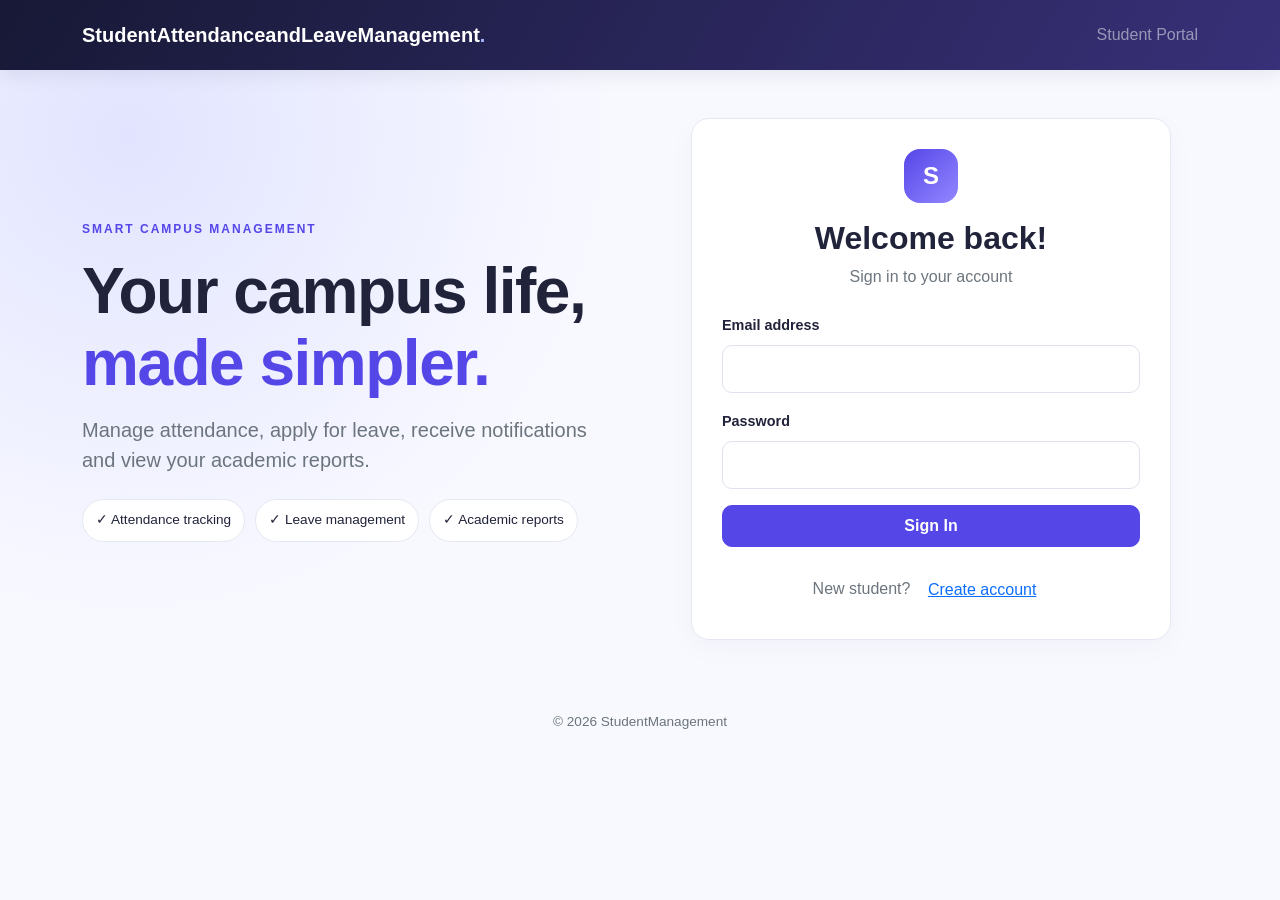
<file: public/index.html>
<!DOCTYPE html>
<html lang="en">
<head>
<meta charset="UTF-8">
<meta name="viewport" content="width=device-width, initial-scale=1">
<title>StudentManagement | Login</title>
<link href="https://cdn.jsdelivr.net/npm/bootstrap@5.3.3/dist/css/bootstrap.min.css" rel="stylesheet">
<link href="css/style.css" rel="stylesheet">
</head>
<body class="login-page">
<nav class="navbar navbar-dark main-nav">
  <div class="container">
    <a class="navbar-brand fw-bold" href="/">StudentAttendanceandLeaveManagement<span>.</span></a>
    <span class="text-white-50">Student Portal</span>
  </div>
</nav>

<main class="container py-5">
<div class="row align-items-center g-5">
  <div class="col-lg-6">
    <span class="eyebrow">SMART CAMPUS MANAGEMENT</span>
    <h1 class="hero-title mt-3">Your campus life,<br><span>made simpler.</span></h1>
    <p class="lead text-secondary mt-3">Manage attendance, apply for leave, receive notifications and view your academic reports.</p>
    <div class="feature-pills mt-4">
      <span>✓ Attendance tracking</span>
      <span>✓ Leave management</span>
      <span>✓ Academic reports</span>
    </div>
  </div>

  <div class="col-lg-6">
    <div class="auth-card mx-auto">
      <div class="text-center mb-4">
        <div class="brand-icon mx-auto mb-3">S</div>
        <h2 id="formTitle" class="fw-bold">Welcome back!</h2>
        <p id="formSubtitle" class="text-secondary">Sign in to your account</p>
      </div>
      <div id="message" class="alert d-none"></div>

      <form id="loginForm">
        <label class="form-label">Email address</label>
        <input class="form-control mb-3" type="email" name="email" required>
        <label class="form-label">Password</label>
        <input class="form-control mb-3" type="password" name="password" required>
        <button class="btn btn-primary w-100 py-2">Sign In</button>
      </form>

      <form id="registerForm" class="d-none">
        <label class="form-label">Full name</label>
        <input class="form-control mb-3" name="name" required maxlength="100">
        <label class="form-label">Email address</label>
        <input class="form-control mb-3" type="email" name="email" required>
        <label class="form-label">Register number</label>
        <input class="form-control mb-3" name="registerNo">
        <label class="form-label">Department</label>
        <input class="form-control mb-3" name="department">
        <label class="form-label">Password (minimum 8 characters)</label>
        <input class="form-control mb-3" type="password" name="password" minlength="8" required>
        <button class="btn btn-primary w-100 py-2">Create Student Account</button>
      </form>

      <div class="text-center mt-4">
        <span id="switchText" class="text-secondary">New student?</span>
        <button id="switchForm" class="btn btn-link" type="button">Create account</button>
      </div>
    </div>
  </div>
</div>
</main>
<footer class="text-center py-4 text-secondary">© 2026 StudentManagement</footer>
<script src="https://code.jquery.com/jquery-3.7.1.min.js"></script>
<script src="js/main.js"></script>
</body>
</html>
</file>
<file: public/css/style.css>
:root {
  --primary: #5546e8;
  --dark: #171936;
  --bg: #f5f6fc;
  --border: #e6e8f1;
  --muted: #737b92;
}
* { box-sizing: border-box; }
body {
  margin: 0;
  font-family: "Segoe UI", Arial, sans-serif;
  background: var(--bg);
  color: #20233a;
  min-height: 100vh;
}
.main-nav {
  background: linear-gradient(120deg, #171936, #383078);
  padding: 15px 0;
  box-shadow: 0 4px 20px #17193615;
}
.navbar-brand { font-size: 1.25rem; }
.navbar-brand span { color: #a5b4fc; }
.nav-link {
  color: #e8e8ff !important;
  padding: 9px 12px !important;
  border-radius: 8px;
}
.nav-link:hover, .nav-link.active {
  color: white !important;
  background: #ffffff1c;
}
.login-page {
  background: radial-gradient(circle at 10% 15%, #e2e4ff, transparent 35%), #f8f9ff;
}
.eyebrow {
  color: var(--primary);
  font-size: .75rem;
  font-weight: 800;
  letter-spacing: 2px;
}
.hero-title {
  font-size: clamp(2.4rem, 5vw, 4rem);
  line-height: 1.12;
  font-weight: 800;
  letter-spacing: -1.5px;
}
.hero-title span { color: var(--primary); }
.feature-pills { display: flex; flex-wrap: wrap; gap: 10px; }
.feature-pills span {
  background: white;
  border: 1px solid var(--border);
  border-radius: 30px;
  padding: 10px 13px;
  font-size: .85rem;
}
.auth-card, .content-card, .stat-card {
  background: white;
  border: 1px solid var(--border);
  border-radius: 18px;
  box-shadow: 0 8px 28px #20204a08;
}
.auth-card { max-width: 480px; padding: 30px; }
.brand-icon {
  display: grid;
  place-items: center;
  width: 54px;
  height: 54px;
  border-radius: 16px;
  background: linear-gradient(135deg, #5546e8, #9387ff);
  color: white;
  font-size: 1.5rem;
  font-weight: 800;
}
.form-label { font-size: .9rem; font-weight: 600; }
.form-control, .form-select {
  padding: 11px 13px;
  border: 1px solid #dfe2ee;
  border-radius: 10px;
}
.form-control:focus, .form-select:focus {
  border-color: var(--primary);
  box-shadow: 0 0 0 .2rem #5546e81c;
}
.btn-primary {
  background: var(--primary);
  border-color: var(--primary);
  border-radius: 10px;
  font-weight: 600;
}
.btn-primary:hover { background: #4033c5; border-color: #4033c5; }
.page-title { font-weight: 800; letter-spacing: -1px; }
.page-subtitle { color: var(--muted); }
.content-card { padding: 23px; margin-bottom: 24px; min-width: 0; }
.stat-card {
  padding: 21px;
  height: 100%;
  transition: transform .2s;
}
.stat-card:hover { transform: translateY(-3px); }
.stat-card span, .stat-card small { color: var(--muted); }
.stat-card h2 { color: var(--primary); font-weight: 800; margin: 12px 0 5px; }
.section-heading { margin-bottom: 18px; }
.section-heading h5 { font-weight: 750; margin-bottom: 5px; }
.section-heading p { font-size: .87rem; color: var(--muted); margin: 0; }
.table { font-size: .9rem; }
.table thead th {
  background: #f5f6fc;
  color: #68708a;
  font-size: .82rem;
  white-space: nowrap;
}
.table td, .table th { padding: 13px 11px; }
.status {
  display: inline-block;
  padding: 5px 10px;
  border-radius: 20px;
  font-size: .77rem;
  font-weight: 700;
}
.status-present, .status-approved { background: #dcfce7; color: #166534; }
.status-absent, .status-rejected { background: #fee2e2; color: #991b1b; }
.status-pending { background: #fef3c7; color: #92400e; }
.notification-item, .leave-item {
  padding: 15px 0;
  border-bottom: 1px solid var(--border);
  overflow-wrap: anywhere;
}
.notification-item:last-child { border-bottom: 0; }
footer { color: var(--muted); font-size: .85rem; }
@media(max-width: 576px) {
  .auth-card, .content-card { padding: 17px; }
  .stat-card { padding: 15px; }
  .stat-card h2 { font-size: 1.5rem; }
}
</file>
